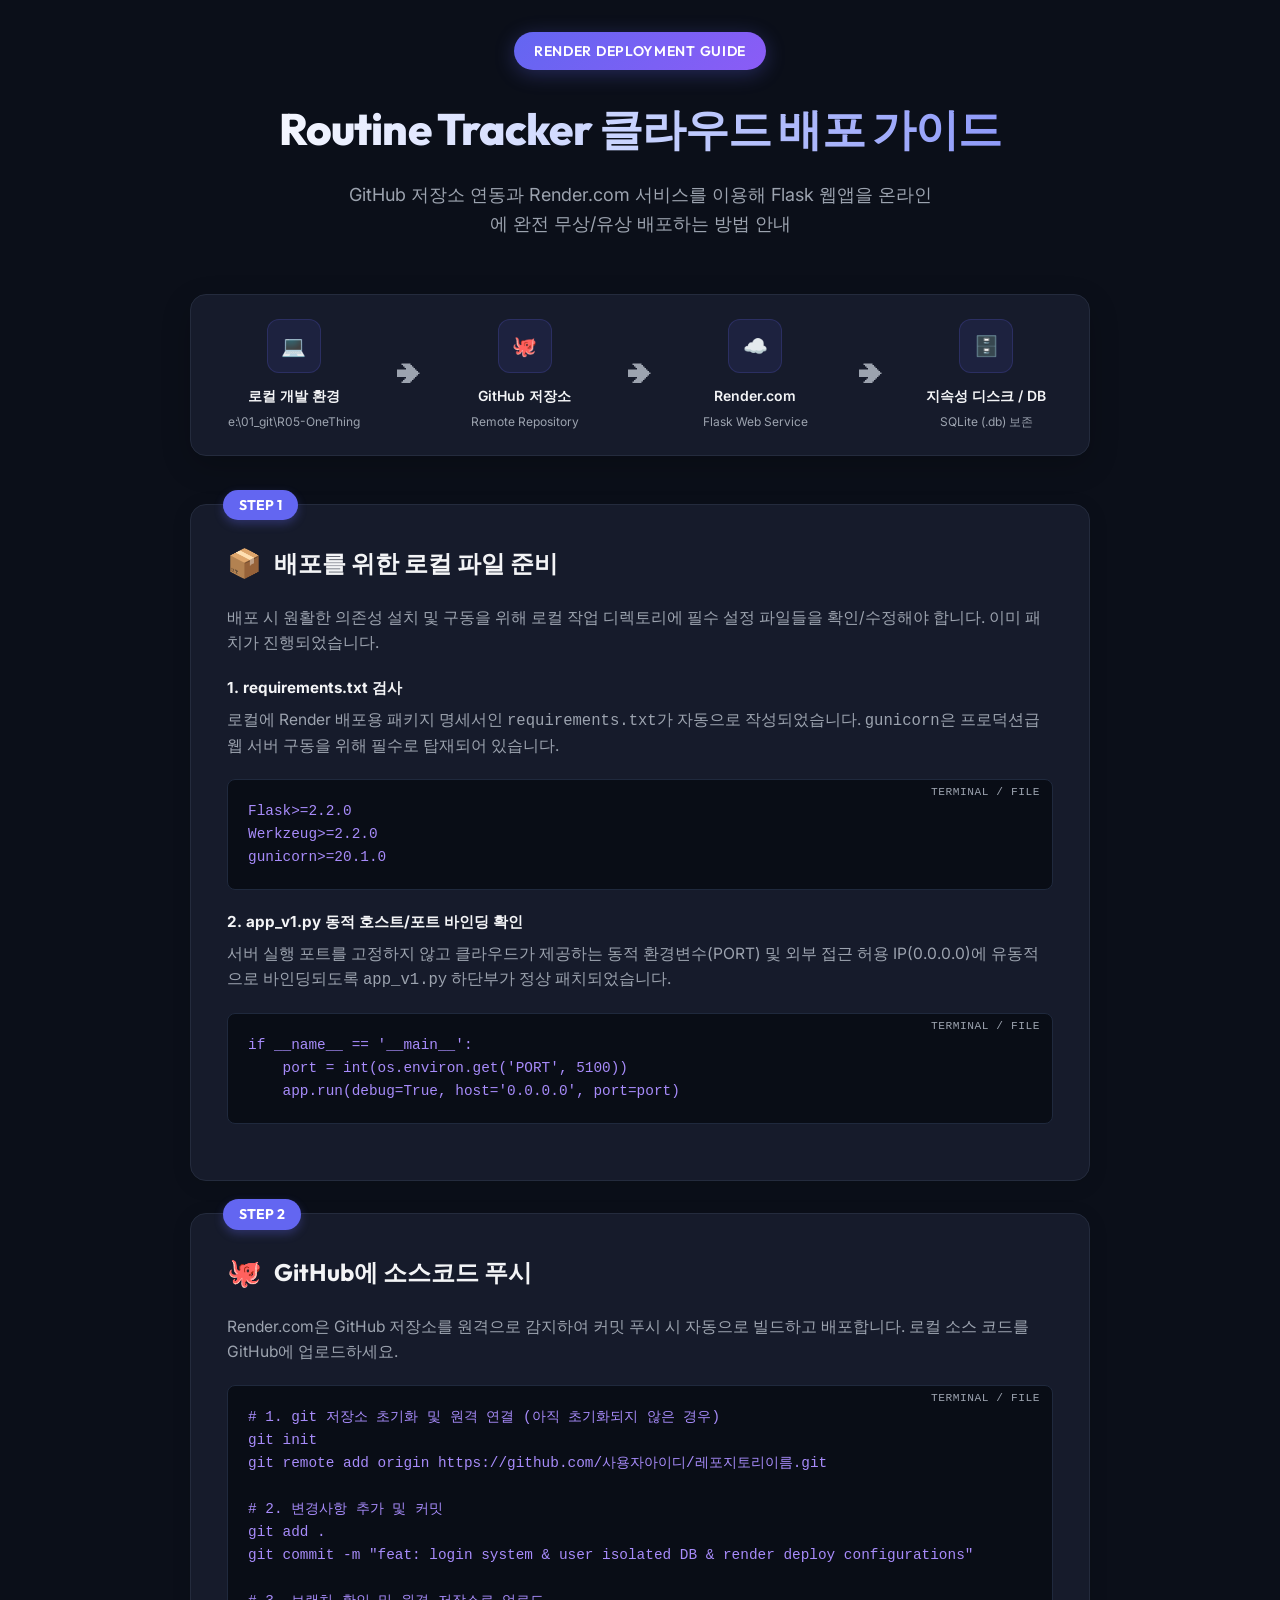
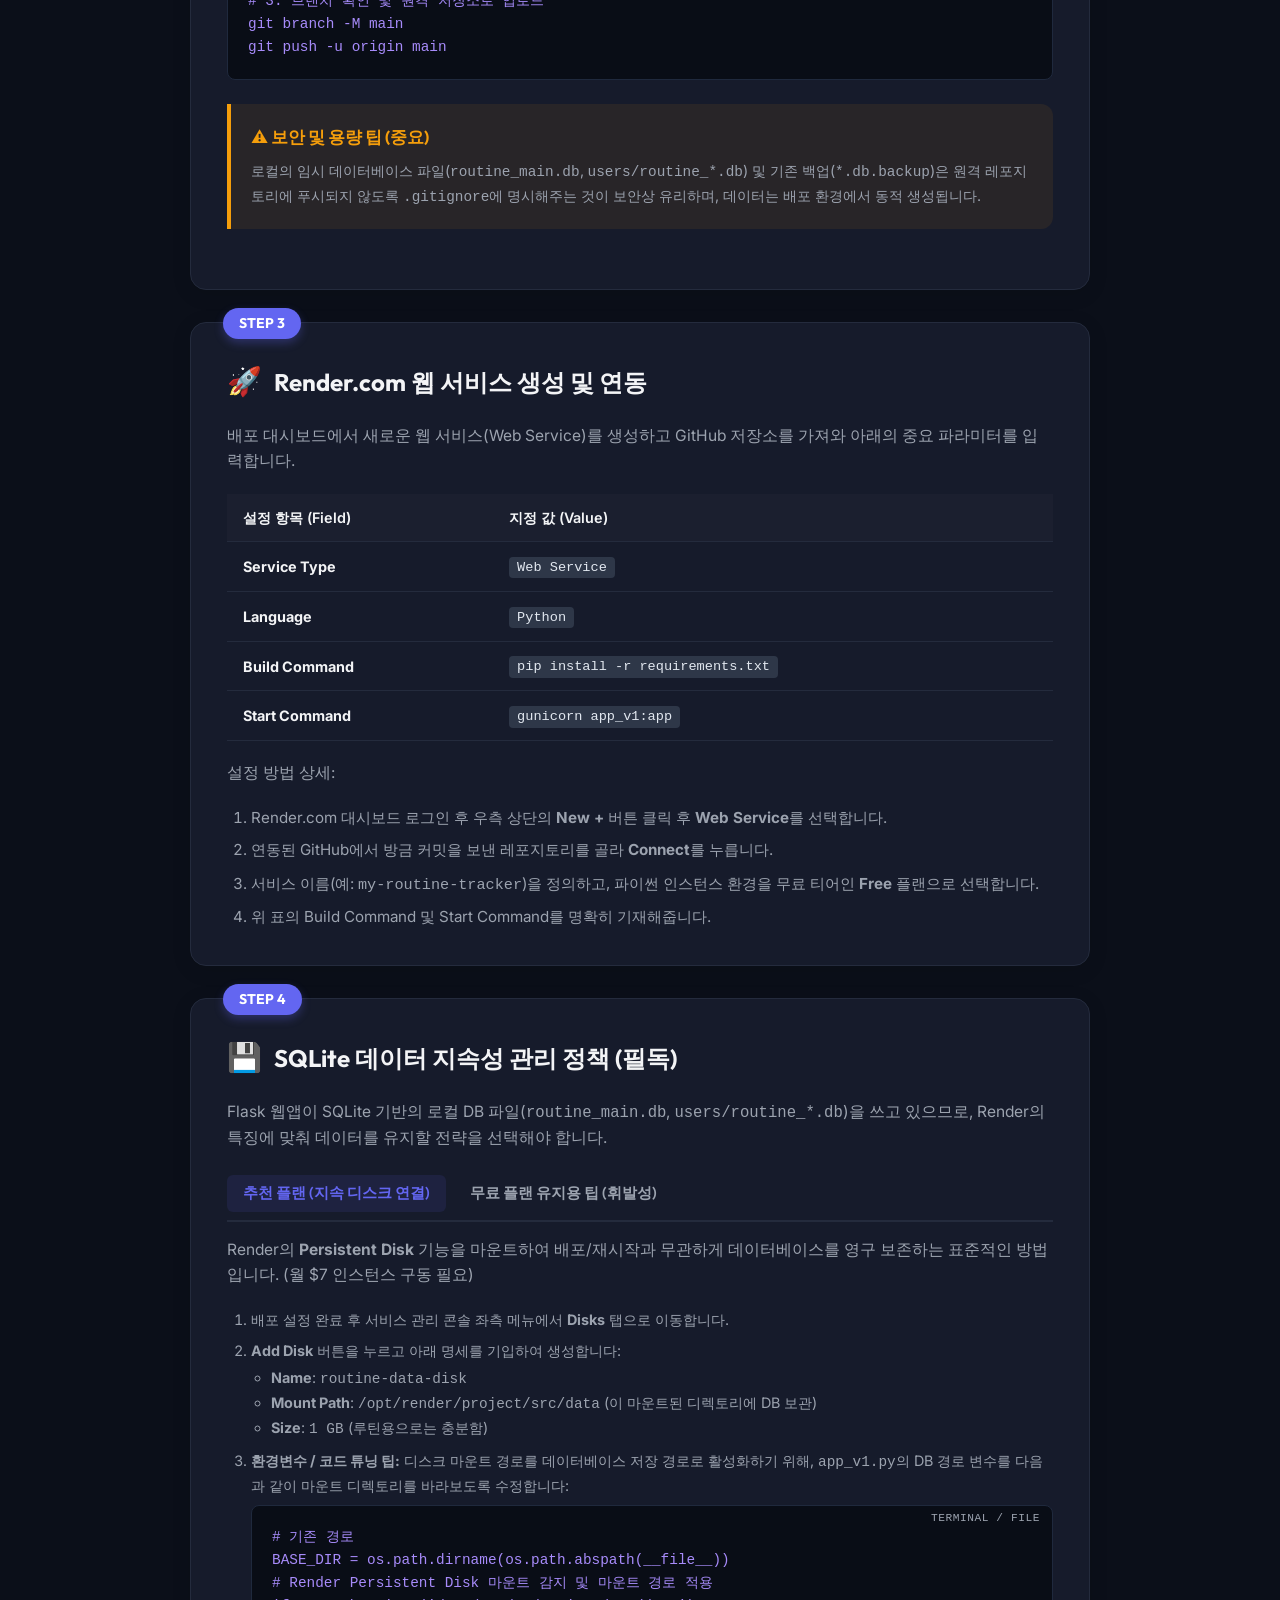
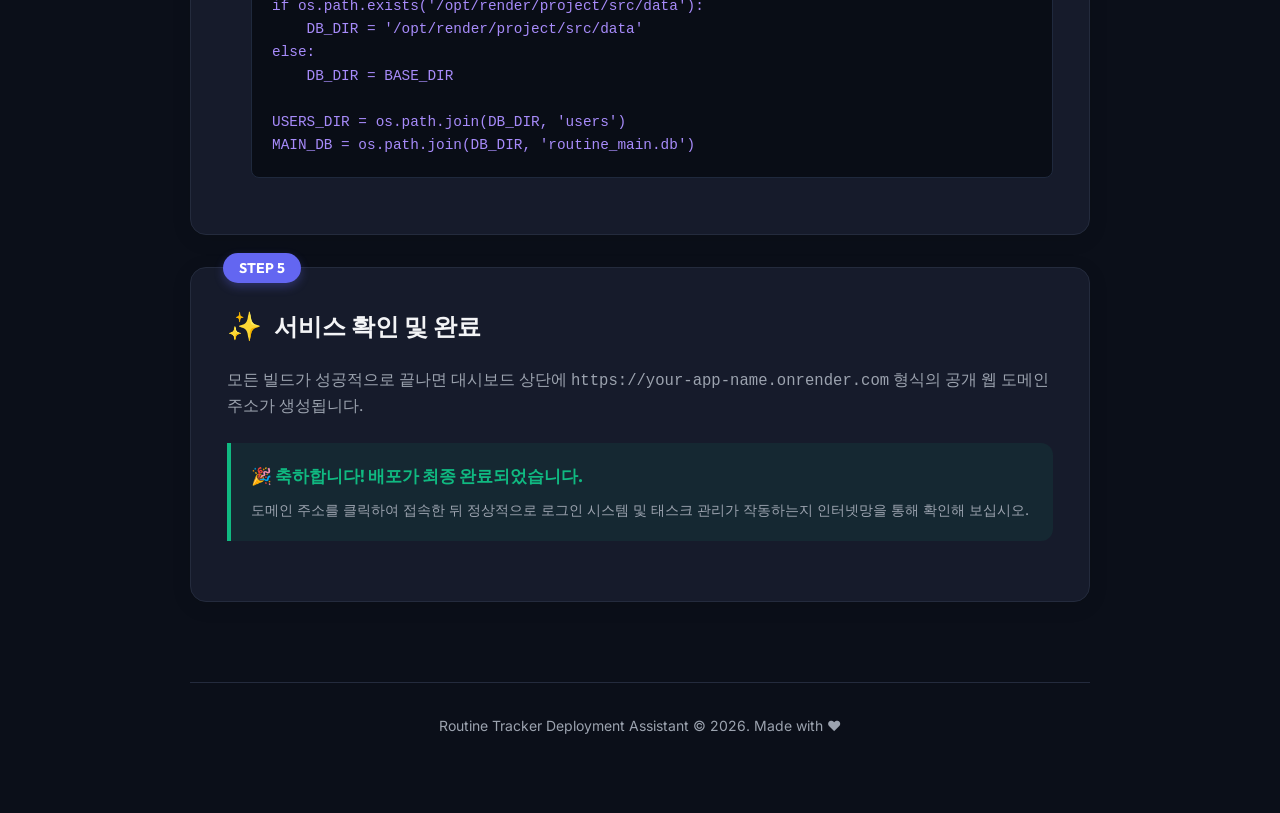
<file: WebPublish.html>
<!DOCTYPE html>
<html lang="ko">
<head>
    <meta charset="UTF-8">
    <meta name="viewport" content="width=device-width, initial-scale=1.0">
    <title>Routine Tracker - Render 클라우드 배포 가이드</title>
    <!-- Google Fonts -->
    <link rel="preconnect" href="https://fonts.googleapis.com">
    <link rel="preconnect" href="https://fonts.gstatic.com" crossorigin>
    <link href="https://fonts.googleapis.com/css2?family=Inter:wght@300;400;500;600;700&family=Outfit:wght@400;500;600;700;800&display=swap" rel="stylesheet">
    
    <style>
        :root {
            --bg-color: #0b0f19;
            --card-bg: #161b2b;
            --card-border: #242b3d;
            --text-primary: #f3f4f6;
            --text-secondary: #9ca3af;
            --primary-color: #6366f1; /* Indigo */
            --primary-hover: #4f46e5;
            --accent-color: #10b981; /* Emerald */
            --warning-color: #f59e0b; /* Amber */
            --danger-color: #ef4444; /* Rose */
            --font-outfit: 'Outfit', 'Inter', sans-serif;
            --font-inter: 'Inter', sans-serif;
            --transition: all 0.3s cubic-bezier(0.4, 0, 0.2, 1);
        }

        * {
            box-sizing: border-box;
            margin: 0;
            padding: 0;
        }

        body {
            background-color: var(--bg-color);
            color: var(--text-primary);
            font-family: var(--font-inter);
            line-height: 1.6;
            padding: 2rem 1rem 4rem 1rem;
            display: flex;
            justify-content: center;
        }

        .container {
            width: 100%;
            max-width: 900px;
        }

        header {
            text-align: center;
            margin-bottom: 3.5rem;
            position: relative;
        }

        .logo-badge {
            display: inline-block;
            background: linear-gradient(135deg, var(--primary-color), #8b5cf6);
            color: white;
            padding: 0.5rem 1.25rem;
            border-radius: 9999px;
            font-family: var(--font-outfit);
            font-weight: 600;
            font-size: 0.875rem;
            letter-spacing: 0.05em;
            text-transform: uppercase;
            box-shadow: 0 4px 20px rgba(99, 102, 241, 0.3);
            margin-bottom: 1.5rem;
        }

        h1 {
            font-family: var(--font-outfit);
            font-weight: 800;
            font-size: 2.75rem;
            background: linear-gradient(to right, #ffffff, #c7d2fe, #818cf8);
            -webkit-background-clip: text;
            -webkit-text-fill-color: transparent;
            margin-bottom: 1rem;
            letter-spacing: -0.02em;
        }

        .subtitle {
            color: var(--text-secondary);
            font-size: 1.125rem;
            max-width: 600px;
            margin: 0 auto;
        }

        /* 아키텍처 다이어그램 */
        .architecture-flow {
            background: var(--card-bg);
            border: 1px solid var(--card-border);
            border-radius: 16px;
            padding: 1.5rem;
            margin-bottom: 3rem;
            display: flex;
            align-items: center;
            justify-content: space-around;
            flex-wrap: wrap;
            gap: 1rem;
            position: relative;
            box-shadow: 0 10px 30px rgba(0, 0, 0, 0.2);
        }

        .flow-node {
            display: flex;
            flex-direction: column;
            align-items: center;
            text-align: center;
            width: 140px;
        }

        .flow-node .icon-wrapper {
            width: 54px;
            height: 54px;
            border-radius: 12px;
            background: rgba(99, 102, 241, 0.1);
            border: 1px solid rgba(99, 102, 241, 0.2);
            display: flex;
            align-items: center;
            justify-content: center;
            margin-bottom: 0.75rem;
            color: var(--primary-color);
            font-weight: 700;
            font-size: 1.25rem;
            transition: var(--transition);
        }

        .flow-node:hover .icon-wrapper {
            background: var(--primary-color);
            color: white;
            box-shadow: 0 0 15px rgba(99, 102, 241, 0.5);
            transform: translateY(-3px);
        }

        .flow-node span {
            font-size: 0.875rem;
            font-weight: 600;
            color: var(--text-primary);
        }

        .flow-node small {
            font-size: 0.75rem;
            color: var(--text-secondary);
            margin-top: 0.25rem;
        }

        .flow-arrow {
            color: var(--text-secondary);
            font-size: 1.5rem;
            font-weight: 300;
        }

        /* 스텝 섹션 */
        .step-container {
            display: flex;
            flex-direction: column;
            gap: 2rem;
        }

        .step-card {
            background: var(--card-bg);
            border: 1px solid var(--card-border);
            border-radius: 16px;
            padding: 2.25rem;
            position: relative;
            transition: var(--transition);
            box-shadow: 0 4px 20px rgba(0, 0, 0, 0.1);
        }

        .step-card:hover {
            border-color: rgba(99, 102, 241, 0.4);
            box-shadow: 0 10px 30px rgba(99, 102, 241, 0.05);
            transform: translateY(-2px);
        }

        .step-badge {
            position: absolute;
            top: -15px;
            left: 2rem;
            background: var(--primary-color);
            color: white;
            padding: 0.25rem 1rem;
            border-radius: 9999px;
            font-family: var(--font-outfit);
            font-weight: 700;
            font-size: 0.875rem;
            box-shadow: 0 4px 10px rgba(99, 102, 241, 0.3);
        }

        .step-title {
            font-family: var(--font-outfit);
            font-size: 1.5rem;
            font-weight: 700;
            margin-bottom: 1.25rem;
            display: flex;
            align-items: center;
            gap: 0.75rem;
        }

        .step-title .icon-emoji {
            font-size: 1.75rem;
        }

        .step-card p {
            color: var(--text-secondary);
            margin-bottom: 1.25rem;
            font-size: 0.975rem;
        }

        /* 코드 블럭 */
        .code-block {
            background: #090d16;
            border: 1px solid #1f293d;
            border-radius: 8px;
            padding: 1.25rem;
            font-family: 'Courier New', Courier, monospace;
            font-size: 0.9rem;
            color: #a78bfa; /* light purple */
            margin-bottom: 1.25rem;
            overflow-x: auto;
            position: relative;
        }

        .code-block::before {
            content: 'Terminal / File';
            position: absolute;
            top: 0.25rem;
            right: 0.75rem;
            font-size: 0.7rem;
            color: var(--text-secondary);
            text-transform: uppercase;
            letter-spacing: 0.05em;
        }

        .code-block code {
            white-space: pre-wrap;
            word-break: break-all;
        }

        /* 테이블 및 팁 박스 */
        .settings-table {
            width: 100%;
            border-collapse: collapse;
            margin-bottom: 1.25rem;
        }

        .settings-table th, .settings-table td {
            padding: 0.75rem 1rem;
            text-align: left;
            border-bottom: 1px solid var(--card-border);
            font-size: 0.9rem;
        }

        .settings-table th {
            font-weight: 600;
            color: var(--text-primary);
            background: rgba(255, 255, 255, 0.02);
        }

        .settings-table td {
            color: var(--text-secondary);
        }

        .settings-table td strong {
            color: var(--text-primary);
        }

        .badge-value {
            background: #2e3748;
            color: #e2e8f0;
            padding: 0.2rem 0.5rem;
            border-radius: 4px;
            font-family: monospace;
            font-size: 0.85rem;
        }

        .alert-box {
            background: rgba(245, 158, 11, 0.08);
            border-left: 4px solid var(--warning-color);
            padding: 1.25rem;
            border-radius: 0 12px 12px 0;
            margin: 1.5rem 0;
        }

        .alert-box h4 {
            color: var(--warning-color);
            font-family: var(--font-outfit);
            font-size: 1.05rem;
            font-weight: 700;
            margin-bottom: 0.5rem;
            display: flex;
            align-items: center;
            gap: 0.5rem;
        }

        .alert-box p {
            color: var(--text-secondary);
            margin-bottom: 0;
            font-size: 0.9rem;
        }

        .success-box {
            background: rgba(16, 185, 129, 0.08);
            border-left: 4px solid var(--accent-color);
            padding: 1.25rem;
            border-radius: 0 12px 12px 0;
            margin: 1.5rem 0;
        }

        .success-box h4 {
            color: var(--accent-color);
            font-family: var(--font-outfit);
            font-size: 1.05rem;
            font-weight: 700;
            margin-bottom: 0.5rem;
            display: flex;
            align-items: center;
            gap: 0.5rem;
        }

        .success-box p {
            color: var(--text-secondary);
            margin-bottom: 0;
            font-size: 0.9rem;
        }

        /* 탭 구조 */
        .tabs {
            margin-top: 1.5rem;
        }

        .tab-buttons {
            display: flex;
            gap: 0.5rem;
            border-bottom: 2px solid var(--card-border);
            padding-bottom: 0.5rem;
            margin-bottom: 1rem;
        }

        .tab-btn {
            background: none;
            border: none;
            color: var(--text-secondary);
            padding: 0.5rem 1rem;
            font-family: var(--font-outfit);
            font-weight: 600;
            font-size: 0.95rem;
            cursor: pointer;
            border-radius: 6px;
            transition: var(--transition);
        }

        .tab-btn.active {
            background: rgba(99, 102, 241, 0.1);
            color: var(--primary-color);
        }

        .tab-content {
            display: none;
        }

        .tab-content.active {
            display: block;
        }

        footer {
            text-align: center;
            margin-top: 5rem;
            padding-top: 2rem;
            border-top: 1px solid var(--card-border);
            color: var(--text-secondary);
            font-size: 0.875rem;
        }

        footer a {
            color: var(--primary-color);
            text-decoration: none;
        }

        footer a:hover {
            text-decoration: underline;
        }
    </style>
</head>
<body>
    <div class="container">
        <header>
            <div class="logo-badge">Render Deployment Guide</div>
            <h1>Routine Tracker 클라우드 배포 가이드</h1>
            <p class="subtitle">GitHub 저장소 연동과 Render.com 서비스를 이용해 Flask 웹앱을 온라인에 완전 무상/유상 배포하는 방법 안내</p>
        </header>

        <!-- 아키텍처 다이어그램 -->
        <div class="architecture-flow">
            <div class="flow-node">
                <div class="icon-wrapper">💻</div>
                <span>로컬 개발 환경</span>
                <small>e:\01_git\R05-OneThing</small>
            </div>
            <div class="flow-arrow">➔</div>
            <div class="flow-node">
                <div class="icon-wrapper">🐙</div>
                <span>GitHub 저장소</span>
                <small>Remote Repository</small>
            </div>
            <div class="flow-arrow">➔</div>
            <div class="flow-node">
                <div class="icon-wrapper">☁️</div>
                <span>Render.com</span>
                <small>Flask Web Service</small>
            </div>
            <div class="flow-arrow">➔</div>
            <div class="flow-node">
                <div class="icon-wrapper">🗄️</div>
                <span>지속성 디스크 / DB</span>
                <small>SQLite (.db) 보존</small>
            </div>
        </div>

        <div class="step-container">
            <!-- Step 1 -->
            <div class="step-card">
                <div class="step-badge">STEP 1</div>
                <h3 class="step-title"><span class="icon-emoji">📦</span> 배포를 위한 로컬 파일 준비</h3>
                <p>배포 시 원활한 의존성 설치 및 구동을 위해 로컬 작업 디렉토리에 필수 설정 파일들을 확인/수정해야 합니다. 이미 패치가 진행되었습니다.</p>
                
                <h4 style="font-size: 0.95rem; margin-bottom: 0.5rem; color: var(--text-primary);">1. requirements.txt 검사</h4>
                <p>로컬에 Render 배포용 패키지 명세서인 <code>requirements.txt</code>가 자동으로 작성되었습니다. <code>gunicorn</code>은 프로덕션급 웹 서버 구동을 위해 필수로 탑재되어 있습니다.</p>
                <div class="code-block">
                    <code>Flask>=2.2.0
Werkzeug>=2.2.0
gunicorn>=20.1.0</code>
                </div>

                <h4 style="font-size: 0.95rem; margin-bottom: 0.5rem; color: var(--text-primary);">2. app_v1.py 동적 호스트/포트 바인딩 확인</h4>
                <p>서버 실행 포트를 고정하지 않고 클라우드가 제공하는 동적 환경변수(PORT) 및 외부 접근 허용 IP(0.0.0.0)에 유동적으로 바인딩되도록 <code>app_v1.py</code> 하단부가 정상 패치되었습니다.</p>
                <div class="code-block">
                    <code>if __name__ == '__main__':
    port = int(os.environ.get('PORT', 5100))
    app.run(debug=True, host='0.0.0.0', port=port)</code>
                </div>
            </div>

            <!-- Step 2 -->
            <div class="step-card">
                <div class="step-badge">STEP 2</div>
                <h3 class="step-title"><span class="icon-emoji">🐙</span> GitHub에 소스코드 푸시</h3>
                <p>Render.com은 GitHub 저장소를 원격으로 감지하여 커밋 푸시 시 자동으로 빌드하고 배포합니다. 로컬 소스 코드를 GitHub에 업로드하세요.</p>
                
                <div class="code-block">
                    <code># 1. git 저장소 초기화 및 원격 연결 (아직 초기화되지 않은 경우)
git init
git remote add origin https://github.com/사용자아이디/레포지토리이름.git

# 2. 변경사항 추가 및 커밋
git add .
git commit -m "feat: login system & user isolated DB & render deploy configurations"

# 3. 브랜치 확인 및 원격 저장소로 업로드
git branch -M main
git push -u origin main</code>
                </div>
                <div class="alert-box">
                    <h4>⚠️ 보안 및 용량 팁 (중요)</h4>
                    <p>로컬의 임시 데이터베이스 파일(<code>routine_main.db</code>, <code>users/routine_*.db</code>) 및 기존 백업(<code>*.db.backup</code>)은 원격 레포지토리에 푸시되지 않도록 <code>.gitignore</code>에 명시해주는 것이 보안상 유리하며, 데이터는 배포 환경에서 동적 생성됩니다.</p>
                </div>
            </div>

            <!-- Step 3 -->
            <div class="step-card">
                <div class="step-badge">STEP 3</div>
                <h3 class="step-title"><span class="icon-emoji">🚀</span> Render.com 웹 서비스 생성 및 연동</h3>
                <p>배포 대시보드에서 새로운 웹 서비스(Web Service)를 생성하고 GitHub 저장소를 가져와 아래의 중요 파라미터를 입력합니다.</p>
                
                <table class="settings-table">
                    <thead>
                        <tr>
                            <th>설정 항목 (Field)</th>
                            <th>지정 값 (Value)</th>
                        </tr>
                    </thead>
                    <tbody>
                        <tr>
                            <td><strong>Service Type</strong></td>
                            <td><span class="badge-value">Web Service</span></td>
                        </tr>
                        <tr>
                            <td><strong>Language</strong></td>
                            <td><span class="badge-value">Python</span></td>
                        </tr>
                        <tr>
                            <td><strong>Build Command</strong></td>
                            <td><span class="badge-value">pip install -r requirements.txt</span></td>
                        </tr>
                        <tr>
                            <td><strong>Start Command</strong></td>
                            <td><span class="badge-value">gunicorn app_v1:app</span></td>
                        </tr>
                    </tbody>
                </table>
                
                <p>설정 방법 상세:</p>
                <ol style="margin-left: 1.5rem; color: var(--text-secondary); font-size: 0.95rem; display: flex; flex-direction: column; gap: 0.5rem;">
                    <li>Render.com 대시보드 로그인 후 우측 상단의 <strong>New +</strong> 버튼 클릭 후 <strong>Web Service</strong>를 선택합니다.</li>
                    <li>연동된 GitHub에서 방금 커밋을 보낸 <code>레포지토리</code>를 골라 <strong>Connect</strong>를 누릅니다.</li>
                    <li>서비스 이름(예: <code>my-routine-tracker</code>)을 정의하고, 파이썬 인스턴스 환경을 무료 티어인 <strong>Free</strong> 플랜으로 선택합니다.</li>
                    <li>위 표의 Build Command 및 Start Command를 명확히 기재해줍니다.</li>
                </ol>
            </div>

            <!-- Step 4 -->
            <div class="step-card">
                <div class="step-badge">STEP 4</div>
                <h3 class="step-title"><span class="icon-emoji">💾</span> SQLite 데이터 지속성 관리 정책 (필독)</h3>
                <p>Flask 웹앱이 SQLite 기반의 로컬 DB 파일(<code>routine_main.db</code>, <code>users/routine_*.db</code>)을 쓰고 있으므로, Render의 특징에 맞춰 데이터를 유지할 전략을 선택해야 합니다.</p>
                
                <div class="tabs">
                    <div class="tab-buttons">
                        <button class="tab-btn active" onclick="switchTab(event, 'tab-premium')">추천 플랜 (지속 디스크 연결)</button>
                        <button class="tab-btn" onclick="switchTab(event, 'tab-free')">무료 플랜 유지용 팁 (휘발성)</button>
                    </div>
                    
                    <!-- Tab 1 -->
                    <div id="tab-premium" class="tab-content active">
                        <p>Render의 <strong>Persistent Disk</strong> 기능을 마운트하여 배포/재시작과 무관하게 데이터베이스를 영구 보존하는 표준적인 방법입니다. (월 $7 인스턴스 구동 필요)</p>
                        <ol style="margin-left: 1.5rem; color: var(--text-secondary); font-size: 0.9rem; display: flex; flex-direction: column; gap: 0.5rem;">
                            <li>배포 설정 완료 후 서비스 관리 콘솔 좌측 메뉴에서 <strong>Disks</strong> 탭으로 이동합니다.</li>
                            <li><strong>Add Disk</strong> 버튼을 누르고 아래 명세를 기입하여 생성합니다:
                                <ul style="margin-left: 1.25rem; margin-top: 0.25rem;">
                                    <li><strong>Name</strong>: <code>routine-data-disk</code></li>
                                    <li><strong>Mount Path</strong>: <code>/opt/render/project/src/data</code> (이 마운트된 디렉토리에 DB 보관)</li>
                                    <li><strong>Size</strong>: <code>1 GB</code> (루틴용으로는 충분함)</li>
                                </ul>
                            </li>
                            <li><strong>환경변수 / 코드 튜닝 팁:</strong> 디스크 마운트 경로를 데이터베이스 저장 경로로 활성화하기 위해, <code>app_v1.py</code>의 DB 경로 변수를 다음과 같이 마운트 디렉토리를 바라보도록 수정합니다:
                                <div class="code-block" style="margin-top: 0.5rem;">
<code># 기존 경로
BASE_DIR = os.path.dirname(os.path.abspath(__file__))
# Render Persistent Disk 마운트 감지 및 마운트 경로 적용
if os.path.exists('/opt/render/project/src/data'):
    DB_DIR = '/opt/render/project/src/data'
else:
    DB_DIR = BASE_DIR

USERS_DIR = os.path.join(DB_DIR, 'users')
MAIN_DB = os.path.join(DB_DIR, 'routine_main.db')</code>
                                </div>
                            </li>
                        </ol>
                    </div>
                    
                    <!-- Tab 2 -->
                    <div id="tab-free" class="tab-content">
                        <p>무료 인스턴스(Free Tier)를 그대로 유지하는 경우로, 15분 미사용 시 서버가 잠자기에 들어가며, 디스크 마운트를 지원하지 않아 재기동 시 데이터베이스 파일이 수시로 초기화(초기화 시 기본 admin 계정만 재생성)됩니다.</p>
                        <div class="alert-box" style="margin: 0.5rem 0;">
                            <h4>💡 무료 배포 환경을 위한 추천 대안</h4>
                            <p>무료 플랜 배포 환경을 유지하면서 상용 데이터베이스 서비스를 무료로 쓰고 싶다면, <strong>Supabase</strong> 또는 <strong>Neon Tech</strong> 등의 외부 무료 PostgreSQL 클라우드 서비스를 활용하도록 코드를 <code>SQLAlchemy</code> 등으로 간단히 포팅하면 데이터를 완전히 영구 보존할 수 있습니다.</p>
                        </div>
                    </div>
                </div>
            </div>

            <!-- Step 5 -->
            <div class="step-card">
                <div class="step-badge">STEP 5</div>
                <h3 class="step-title"><span class="icon-emoji">✨</span> 서비스 확인 및 완료</h3>
                <p>모든 빌드가 성공적으로 끝나면 대시보드 상단에 <code>https://your-app-name.onrender.com</code> 형식의 공개 웹 도메인 주소가 생성됩니다.</p>
                <div class="success-box">
                    <h4>🎉 축하합니다! 배포가 최종 완료되었습니다.</h4>
                    <p>도메인 주소를 클릭하여 접속한 뒤 정상적으로 로그인 시스템 및 태스크 관리가 작동하는지 인터넷망을 통해 확인해 보십시오.</p>
                </div>
            </div>
        </div>

        <footer>
            <p>Routine Tracker Deployment Assistant &copy; 2026. Made with ❤️</p>
        </footer>
    </div>

    <script>
        function switchTab(event, tabId) {
            // 모든 탭 컨텐츠 숨기기
            const tabContents = document.querySelectorAll('.tab-content');
            tabContents.forEach(content => content.classList.remove('active'));

            // 모든 탭 버튼 비활성화
            const tabButtons = document.querySelectorAll('.tab-btn');
            tabButtons.forEach(btn => btn.classList.remove('active'));

            // 선택된 탭 활성화
            document.getElementById(tabId).classList.add('active');
            event.currentTarget.classList.add('active');
        }
    </script>
</body>
</html>
</file>
